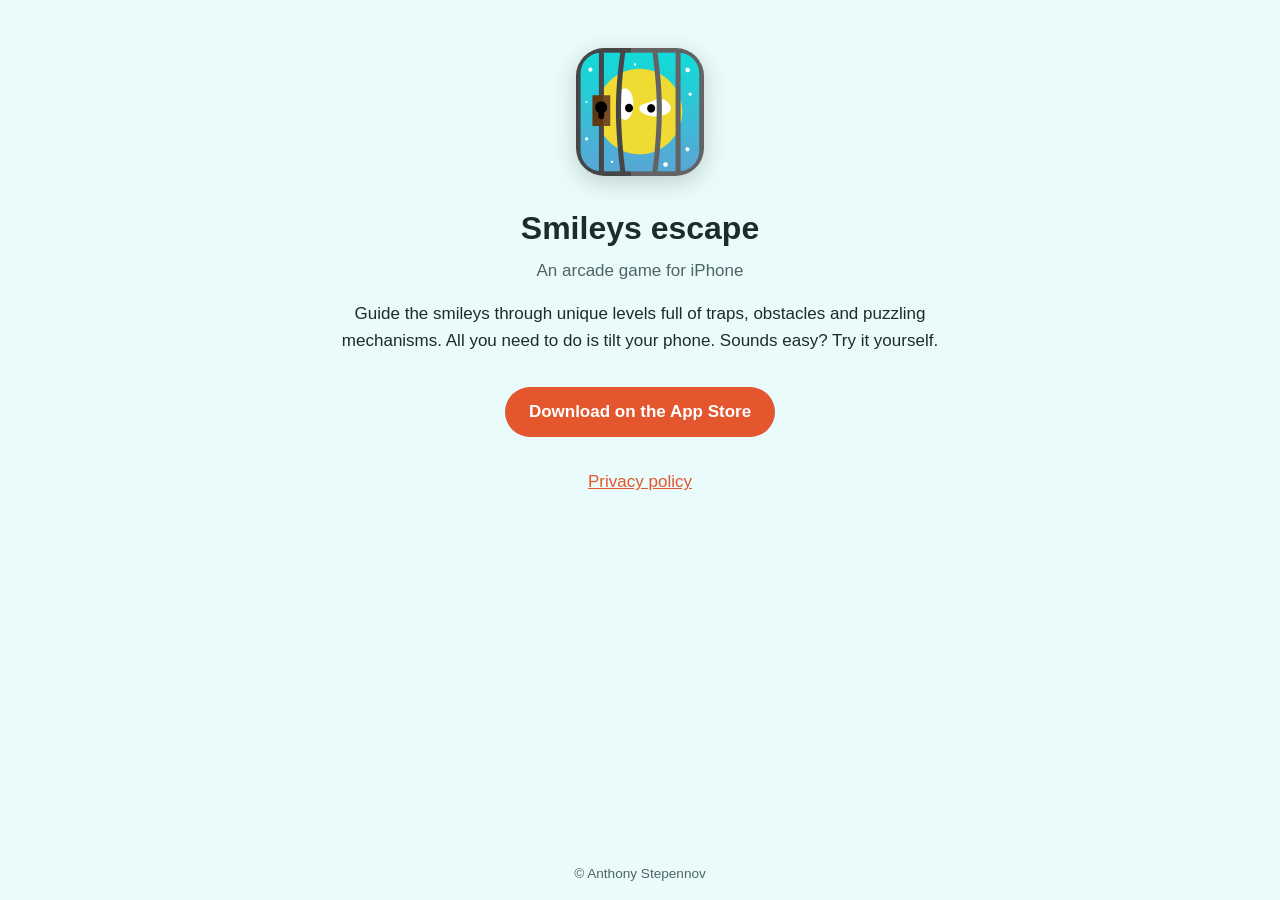
<file: index.html>
<!doctype html>
<html lang="en">
<head>
  <meta charset="utf-8">
  <meta name="viewport" content="width=device-width, initial-scale=1">
  <title>Smileys escape</title>
  <meta name="description" content="Smileys escape — a tilt-controlled arcade game for iPhone.">
  <link rel="icon" href="icon.png">
  <link rel="apple-touch-icon" href="apple-touch-icon.png">
  <link rel="stylesheet" href="style.css">
</head>
<body>
  <main>
    <img class="icon" src="icon.png" width="128" height="128" alt="Smileys escape app icon">
    <h1>Smileys escape</h1>
    <p class="tagline">An arcade game for iPhone</p>

    <p>Guide the smileys through unique levels full of traps, obstacles and puzzling mechanisms.
      All you need to do is tilt your phone. Sounds easy? Try it yourself.</p>

    <a class="button" href="https://apps.apple.com/app/id1360599609">Download on the App Store</a>

    <nav>
      <a href="privacy.html">Privacy policy</a>
    </nav>
  </main>
  <footer>© Anthony Stepennov</footer>
</body>
</html>
</file>
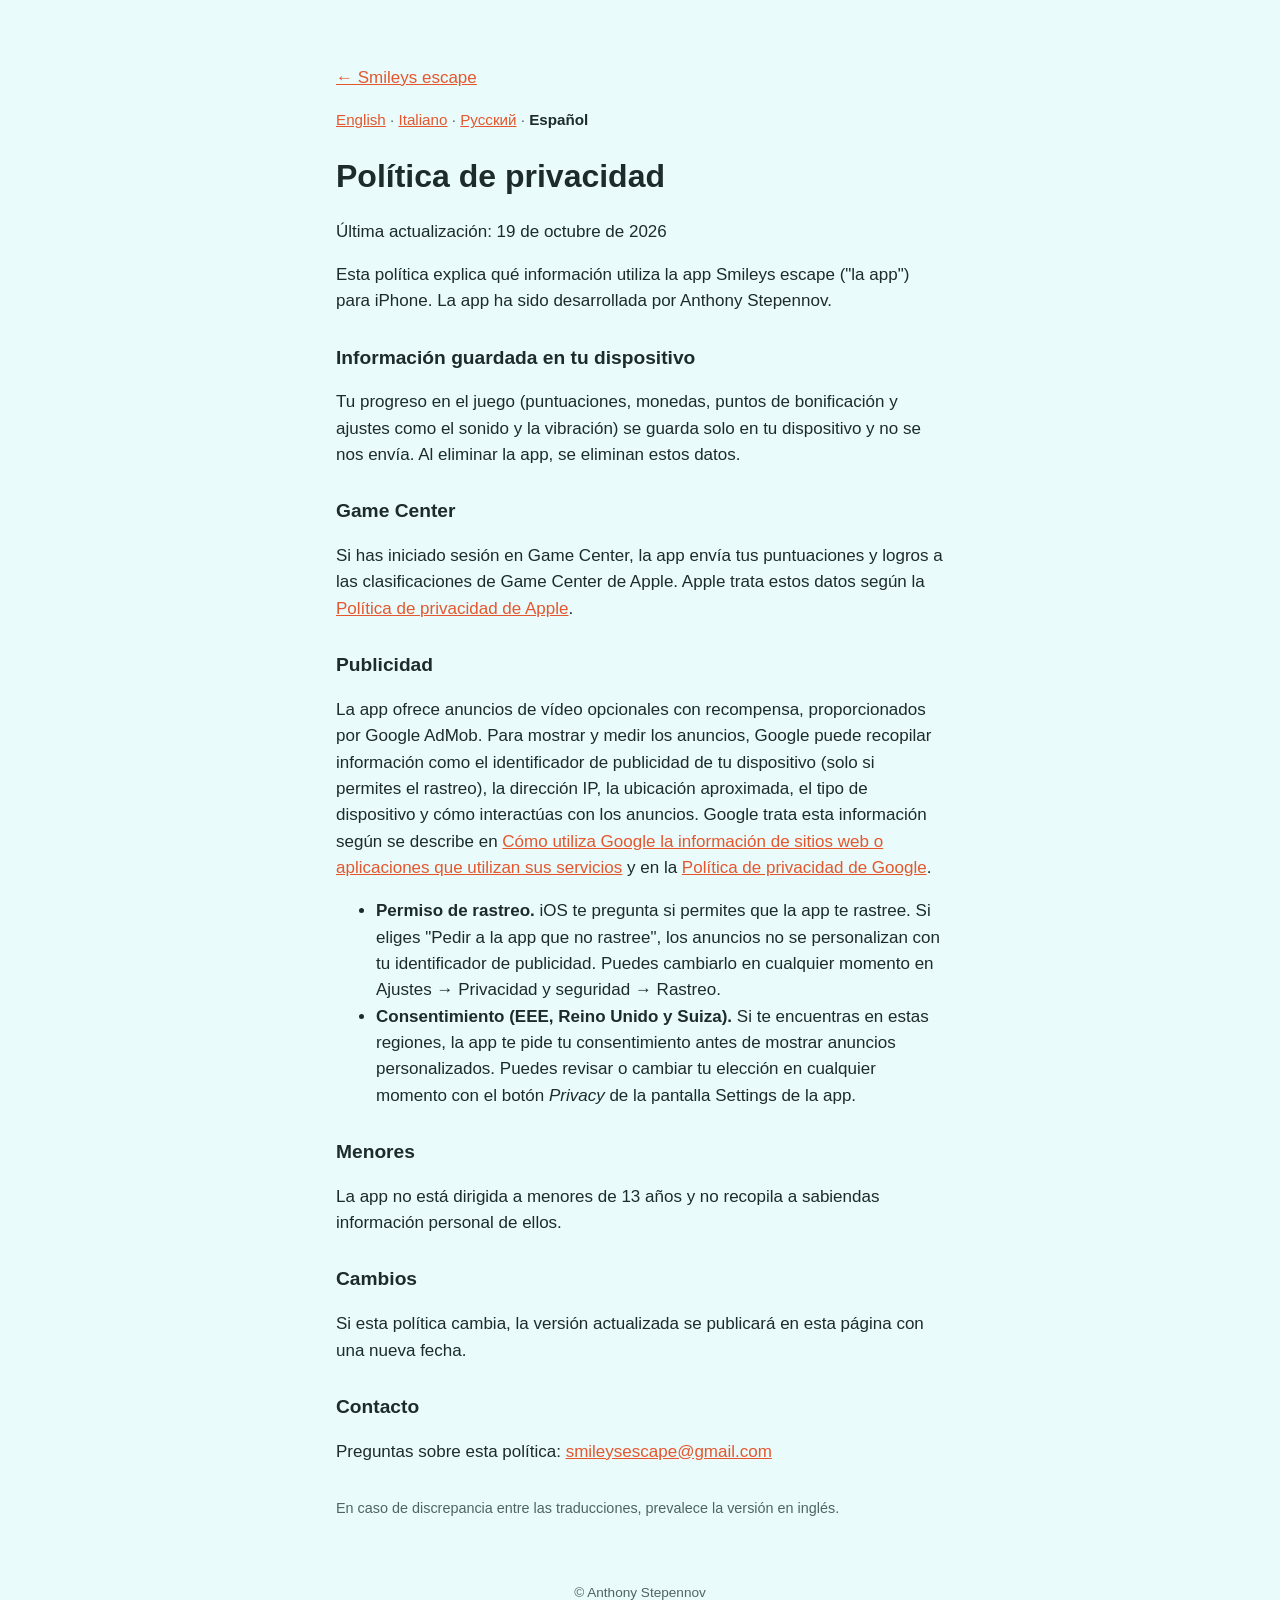
<file: privacy-es.html>
<!doctype html>
<html lang="es">
<head>
  <meta charset="utf-8">
  <meta name="viewport" content="width=device-width, initial-scale=1">
  <title>Política de privacidad – Smileys escape</title>
  <link rel="icon" href="icon.png">
  <link rel="stylesheet" href="style.css">
  <link rel="alternate" hreflang="en" href="https://smileysescape.github.io/privacy.html">
  <link rel="alternate" hreflang="it" href="https://smileysescape.github.io/privacy-it.html">
  <link rel="alternate" hreflang="ru" href="https://smileysescape.github.io/privacy-ru.html">
  <link rel="alternate" hreflang="es" href="https://smileysescape.github.io/privacy-es.html">
</head>
<body>
  <main class="doc">
    <p><a href="./">← Smileys escape</a></p>
    <nav class="langs"><a href="privacy.html">English</a> · <a href="privacy-it.html">Italiano</a> · <a href="privacy-ru.html">Русский</a> · <strong>Español</strong></nav>
    <h1>Política de privacidad</h1>
    <p>Última actualización: 19 de octubre de 2026</p>

    <p>Esta política explica qué información utiliza la app Smileys escape ("la app") para iPhone.
      La app ha sido desarrollada por Anthony Stepennov.</p>

    <h2>Información guardada en tu dispositivo</h2>
    <p>Tu progreso en el juego (puntuaciones, monedas, puntos de bonificación y ajustes como el sonido y la vibración)
      se guarda solo en tu dispositivo y no se nos envía. Al eliminar la app, se eliminan estos datos.</p>

    <h2>Game Center</h2>
    <p>Si has iniciado sesión en Game Center, la app envía tus puntuaciones y logros a las clasificaciones de
      Game Center de Apple. Apple trata estos datos según la
      <a href="https://www.apple.com/legal/privacy/">Política de privacidad de Apple</a>.</p>

    <h2>Publicidad</h2>
    <p>La app ofrece anuncios de vídeo opcionales con recompensa, proporcionados por Google AdMob. Para mostrar y
      medir los anuncios, Google puede recopilar información como el identificador de publicidad de tu dispositivo
      (solo si permites el rastreo), la dirección IP, la ubicación aproximada, el tipo de dispositivo y cómo
      interactúas con los anuncios. Google trata esta información según se describe en
      <a href="https://policies.google.com/technologies/partner-sites?hl=es">Cómo utiliza Google la información de sitios web o aplicaciones que utilizan sus servicios</a>
      y en la <a href="https://policies.google.com/privacy?hl=es">Política de privacidad de Google</a>.</p>
    <ul>
      <li><strong>Permiso de rastreo.</strong> iOS te pregunta si permites que la app te rastree.
        Si eliges "Pedir a la app que no rastree", los anuncios no se personalizan con tu identificador de
        publicidad. Puedes cambiarlo en cualquier momento en Ajustes → Privacidad y seguridad → Rastreo.</li>
      <li><strong>Consentimiento (EEE, Reino Unido y Suiza).</strong> Si te encuentras en estas regiones, la app
        te pide tu consentimiento antes de mostrar anuncios personalizados. Puedes revisar o cambiar tu elección en
        cualquier momento con el botón <em>Privacy</em> de la pantalla Settings de la app.</li>
    </ul>

    <h2>Menores</h2>
    <p>La app no está dirigida a menores de 13 años y no recopila a sabiendas información personal de ellos.</p>

    <h2>Cambios</h2>
    <p>Si esta política cambia, la versión actualizada se publicará en esta página con una nueva fecha.</p>

    <h2>Contacto</h2>
    <p>Preguntas sobre esta política: <a href="mailto:smileysescape@gmail.com">smileysescape@gmail.com</a></p>

    <p class="note">En caso de discrepancia entre las traducciones, prevalece la versión en inglés.</p>
  </main>
  <footer>© Anthony Stepennov</footer>
</body>
</html>
</file>
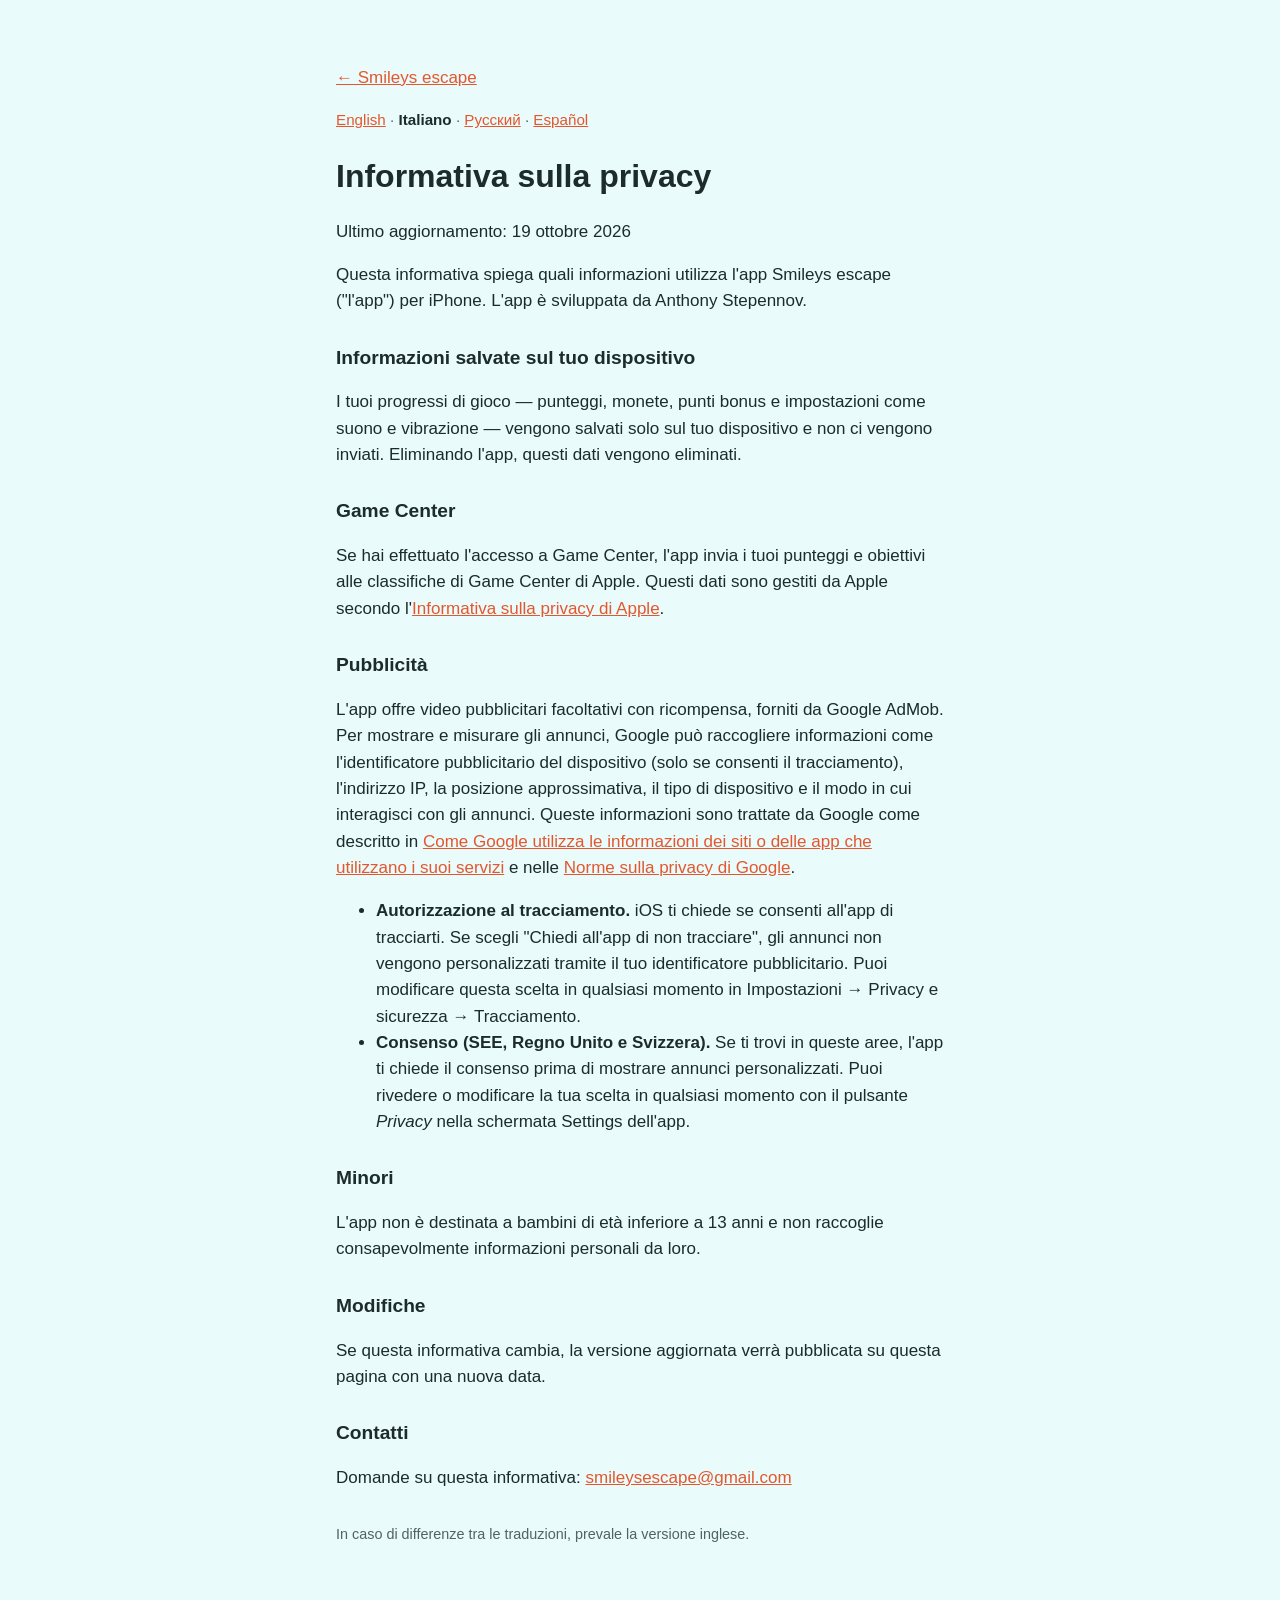
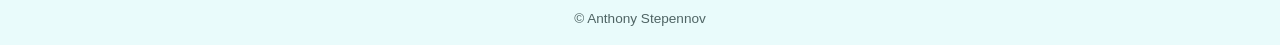
<file: privacy-it.html>
<!doctype html>
<html lang="it">
<head>
  <meta charset="utf-8">
  <meta name="viewport" content="width=device-width, initial-scale=1">
  <title>Informativa sulla privacy – Smileys escape</title>
  <link rel="icon" href="icon.png">
  <link rel="stylesheet" href="style.css">
  <link rel="alternate" hreflang="en" href="https://smileysescape.github.io/privacy.html">
  <link rel="alternate" hreflang="it" href="https://smileysescape.github.io/privacy-it.html">
  <link rel="alternate" hreflang="ru" href="https://smileysescape.github.io/privacy-ru.html">
  <link rel="alternate" hreflang="es" href="https://smileysescape.github.io/privacy-es.html">
</head>
<body>
  <main class="doc">
    <p><a href="./">← Smileys escape</a></p>
    <nav class="langs"><a href="privacy.html">English</a> · <strong>Italiano</strong> · <a href="privacy-ru.html">Русский</a> · <a href="privacy-es.html">Español</a></nav>
    <h1>Informativa sulla privacy</h1>
    <p>Ultimo aggiornamento: 19 ottobre 2026</p>

    <p>Questa informativa spiega quali informazioni utilizza l'app Smileys escape ("l'app") per iPhone.
      L'app è sviluppata da Anthony Stepennov.</p>

    <h2>Informazioni salvate sul tuo dispositivo</h2>
    <p>I tuoi progressi di gioco — punteggi, monete, punti bonus e impostazioni come suono e vibrazione —
      vengono salvati solo sul tuo dispositivo e non ci vengono inviati. Eliminando l'app, questi dati vengono eliminati.</p>

    <h2>Game Center</h2>
    <p>Se hai effettuato l'accesso a Game Center, l'app invia i tuoi punteggi e obiettivi alle
      classifiche di Game Center di Apple. Questi dati sono gestiti da Apple secondo
      l'<a href="https://www.apple.com/legal/privacy/">Informativa sulla privacy di Apple</a>.</p>

    <h2>Pubblicità</h2>
    <p>L'app offre video pubblicitari facoltativi con ricompensa, forniti da Google AdMob. Per mostrare e misurare
      gli annunci, Google può raccogliere informazioni come l'identificatore pubblicitario del dispositivo (solo se
      consenti il tracciamento), l'indirizzo IP, la posizione approssimativa, il tipo di dispositivo e il modo in cui
      interagisci con gli annunci. Queste informazioni sono trattate da Google come descritto in
      <a href="https://policies.google.com/technologies/partner-sites?hl=it">Come Google utilizza le informazioni dei siti o delle app che utilizzano i suoi servizi</a>
      e nelle <a href="https://policies.google.com/privacy?hl=it">Norme sulla privacy di Google</a>.</p>
    <ul>
      <li><strong>Autorizzazione al tracciamento.</strong> iOS ti chiede se consenti all'app di tracciarti.
        Se scegli "Chiedi all'app di non tracciare", gli annunci non vengono personalizzati tramite il tuo
        identificatore pubblicitario. Puoi modificare questa scelta in qualsiasi momento in
        Impostazioni → Privacy e sicurezza → Tracciamento.</li>
      <li><strong>Consenso (SEE, Regno Unito e Svizzera).</strong> Se ti trovi in queste aree, l'app ti chiede
        il consenso prima di mostrare annunci personalizzati. Puoi rivedere o modificare la tua scelta in
        qualsiasi momento con il pulsante <em>Privacy</em> nella schermata Settings dell'app.</li>
    </ul>

    <h2>Minori</h2>
    <p>L'app non è destinata a bambini di età inferiore a 13 anni e non raccoglie consapevolmente
      informazioni personali da loro.</p>

    <h2>Modifiche</h2>
    <p>Se questa informativa cambia, la versione aggiornata verrà pubblicata su questa pagina con una nuova data.</p>

    <h2>Contatti</h2>
    <p>Domande su questa informativa: <a href="mailto:smileysescape@gmail.com">smileysescape@gmail.com</a></p>

    <p class="note">In caso di differenze tra le traduzioni, prevale la versione inglese.</p>
  </main>
  <footer>© Anthony Stepennov</footer>
</body>
</html>
</file>
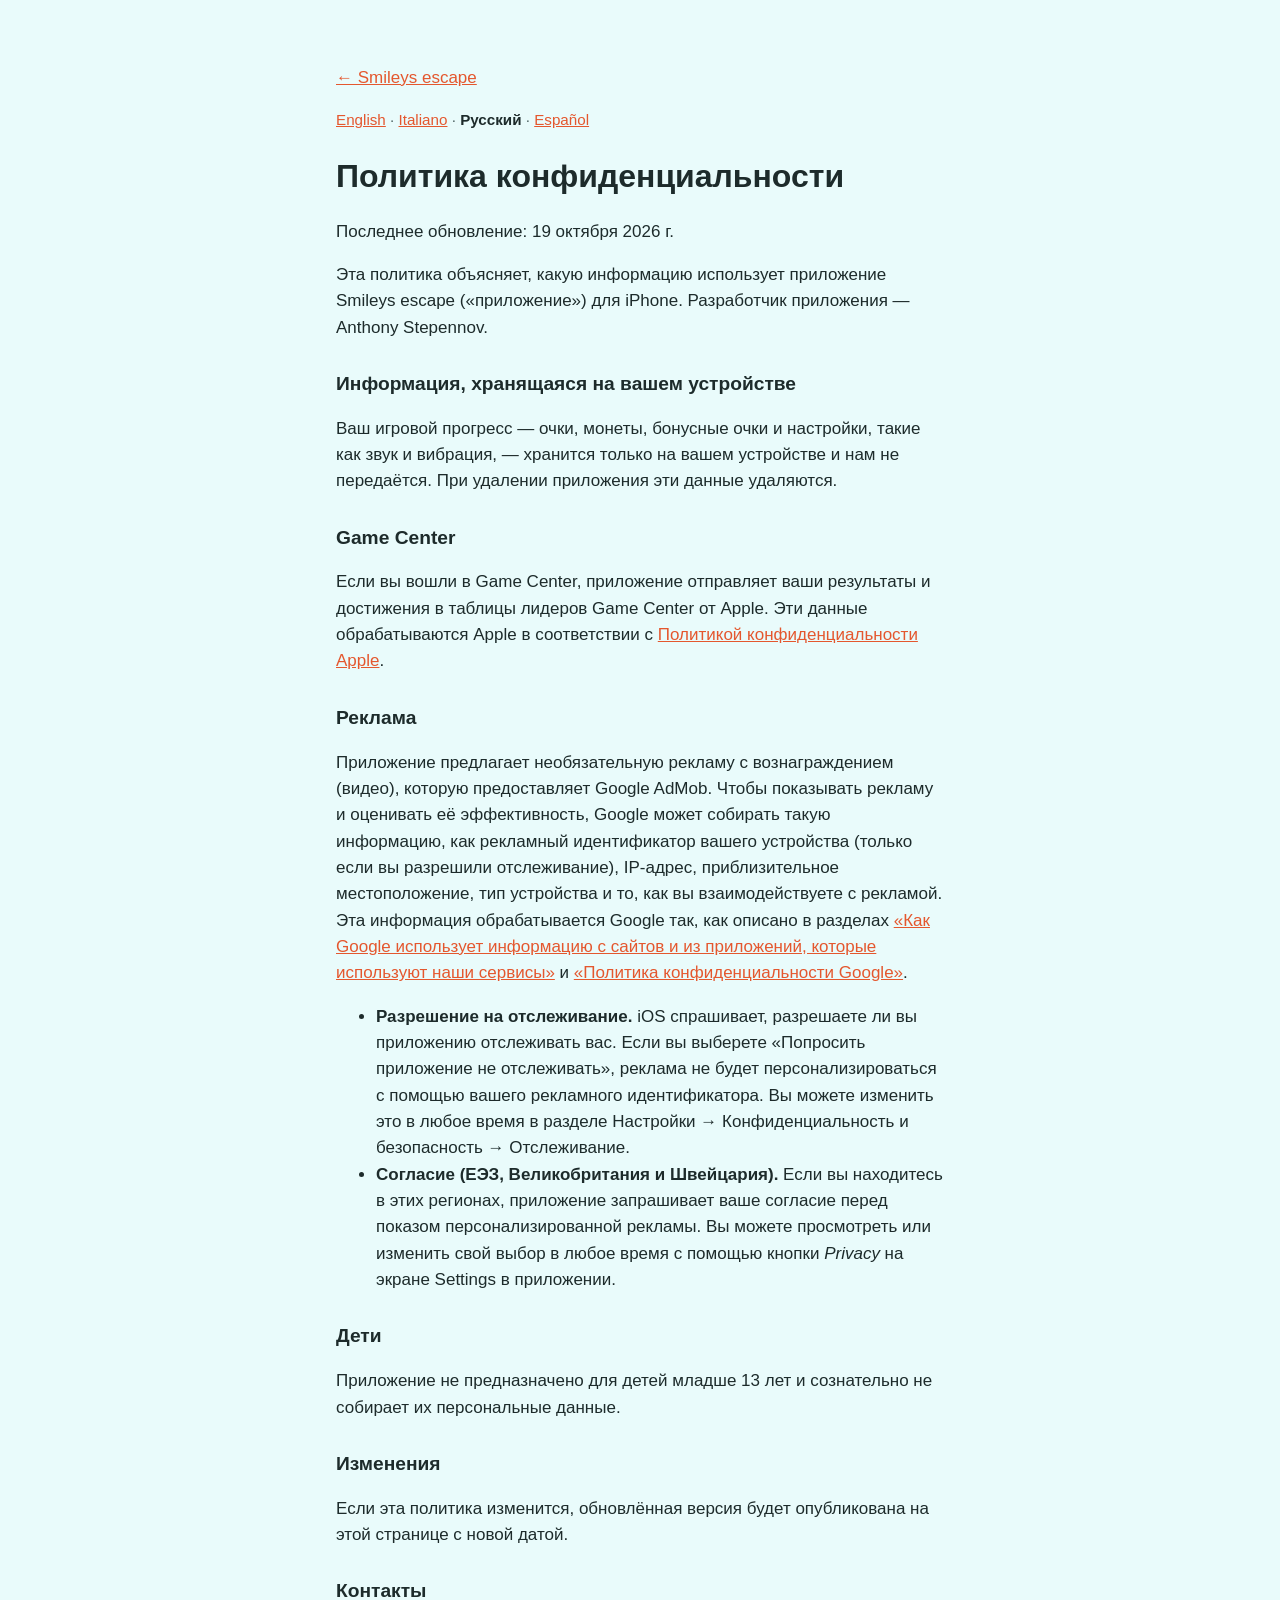
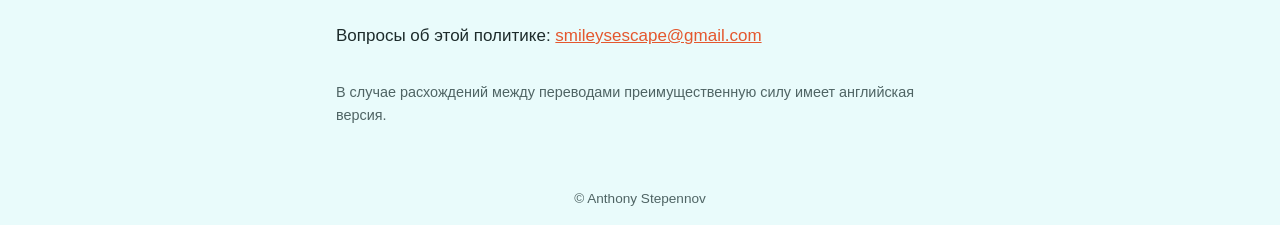
<file: privacy-ru.html>
<!doctype html>
<html lang="ru">
<head>
  <meta charset="utf-8">
  <meta name="viewport" content="width=device-width, initial-scale=1">
  <title>Политика конфиденциальности – Smileys escape</title>
  <link rel="icon" href="icon.png">
  <link rel="stylesheet" href="style.css">
  <link rel="alternate" hreflang="en" href="https://smileysescape.github.io/privacy.html">
  <link rel="alternate" hreflang="it" href="https://smileysescape.github.io/privacy-it.html">
  <link rel="alternate" hreflang="ru" href="https://smileysescape.github.io/privacy-ru.html">
  <link rel="alternate" hreflang="es" href="https://smileysescape.github.io/privacy-es.html">
</head>
<body>
  <main class="doc">
    <p><a href="./">← Smileys escape</a></p>
    <nav class="langs"><a href="privacy.html">English</a> · <a href="privacy-it.html">Italiano</a> · <strong>Русский</strong> · <a href="privacy-es.html">Español</a></nav>
    <h1>Политика конфиденциальности</h1>
    <p>Последнее обновление: 19 октября 2026 г.</p>

    <p>Эта политика объясняет, какую информацию использует приложение Smileys escape («приложение») для iPhone.
      Разработчик приложения — Anthony Stepennov.</p>

    <h2>Информация, хранящаяся на вашем устройстве</h2>
    <p>Ваш игровой прогресс — очки, монеты, бонусные очки и настройки, такие как звук и вибрация, —
      хранится только на вашем устройстве и нам не передаётся. При удалении приложения эти данные удаляются.</p>

    <h2>Game Center</h2>
    <p>Если вы вошли в Game Center, приложение отправляет ваши результаты и достижения в таблицы лидеров
      Game Center от Apple. Эти данные обрабатываются Apple в соответствии с
      <a href="https://www.apple.com/legal/privacy/">Политикой конфиденциальности Apple</a>.</p>

    <h2>Реклама</h2>
    <p>Приложение предлагает необязательную рекламу с вознаграждением (видео), которую предоставляет Google AdMob.
      Чтобы показывать рекламу и оценивать её эффективность, Google может собирать такую информацию, как рекламный
      идентификатор вашего устройства (только если вы разрешили отслеживание), IP-адрес, приблизительное
      местоположение, тип устройства и то, как вы взаимодействуете с рекламой. Эта информация обрабатывается Google
      так, как описано в разделах
      <a href="https://policies.google.com/technologies/partner-sites?hl=ru">«Как Google использует информацию с сайтов и из приложений, которые используют наши сервисы»</a>
      и <a href="https://policies.google.com/privacy?hl=ru">«Политика конфиденциальности Google»</a>.</p>
    <ul>
      <li><strong>Разрешение на отслеживание.</strong> iOS спрашивает, разрешаете ли вы приложению отслеживать
        вас. Если вы выберете «Попросить приложение не отслеживать», реклама не будет персонализироваться с помощью
        вашего рекламного идентификатора. Вы можете изменить это в любое время в разделе
        Настройки → Конфиденциальность и безопасность → Отслеживание.</li>
      <li><strong>Согласие (ЕЭЗ, Великобритания и Швейцария).</strong> Если вы находитесь в этих регионах,
        приложение запрашивает ваше согласие перед показом персонализированной рекламы. Вы можете просмотреть или
        изменить свой выбор в любое время с помощью кнопки <em>Privacy</em> на экране Settings в приложении.</li>
    </ul>

    <h2>Дети</h2>
    <p>Приложение не предназначено для детей младше 13 лет и сознательно не собирает их персональные данные.</p>

    <h2>Изменения</h2>
    <p>Если эта политика изменится, обновлённая версия будет опубликована на этой странице с новой датой.</p>

    <h2>Контакты</h2>
    <p>Вопросы об этой политике: <a href="mailto:smileysescape@gmail.com">smileysescape@gmail.com</a></p>

    <p class="note">В случае расхождений между переводами преимущественную силу имеет английская версия.</p>
  </main>
  <footer>© Anthony Stepennov</footer>
</body>
</html>
</file>
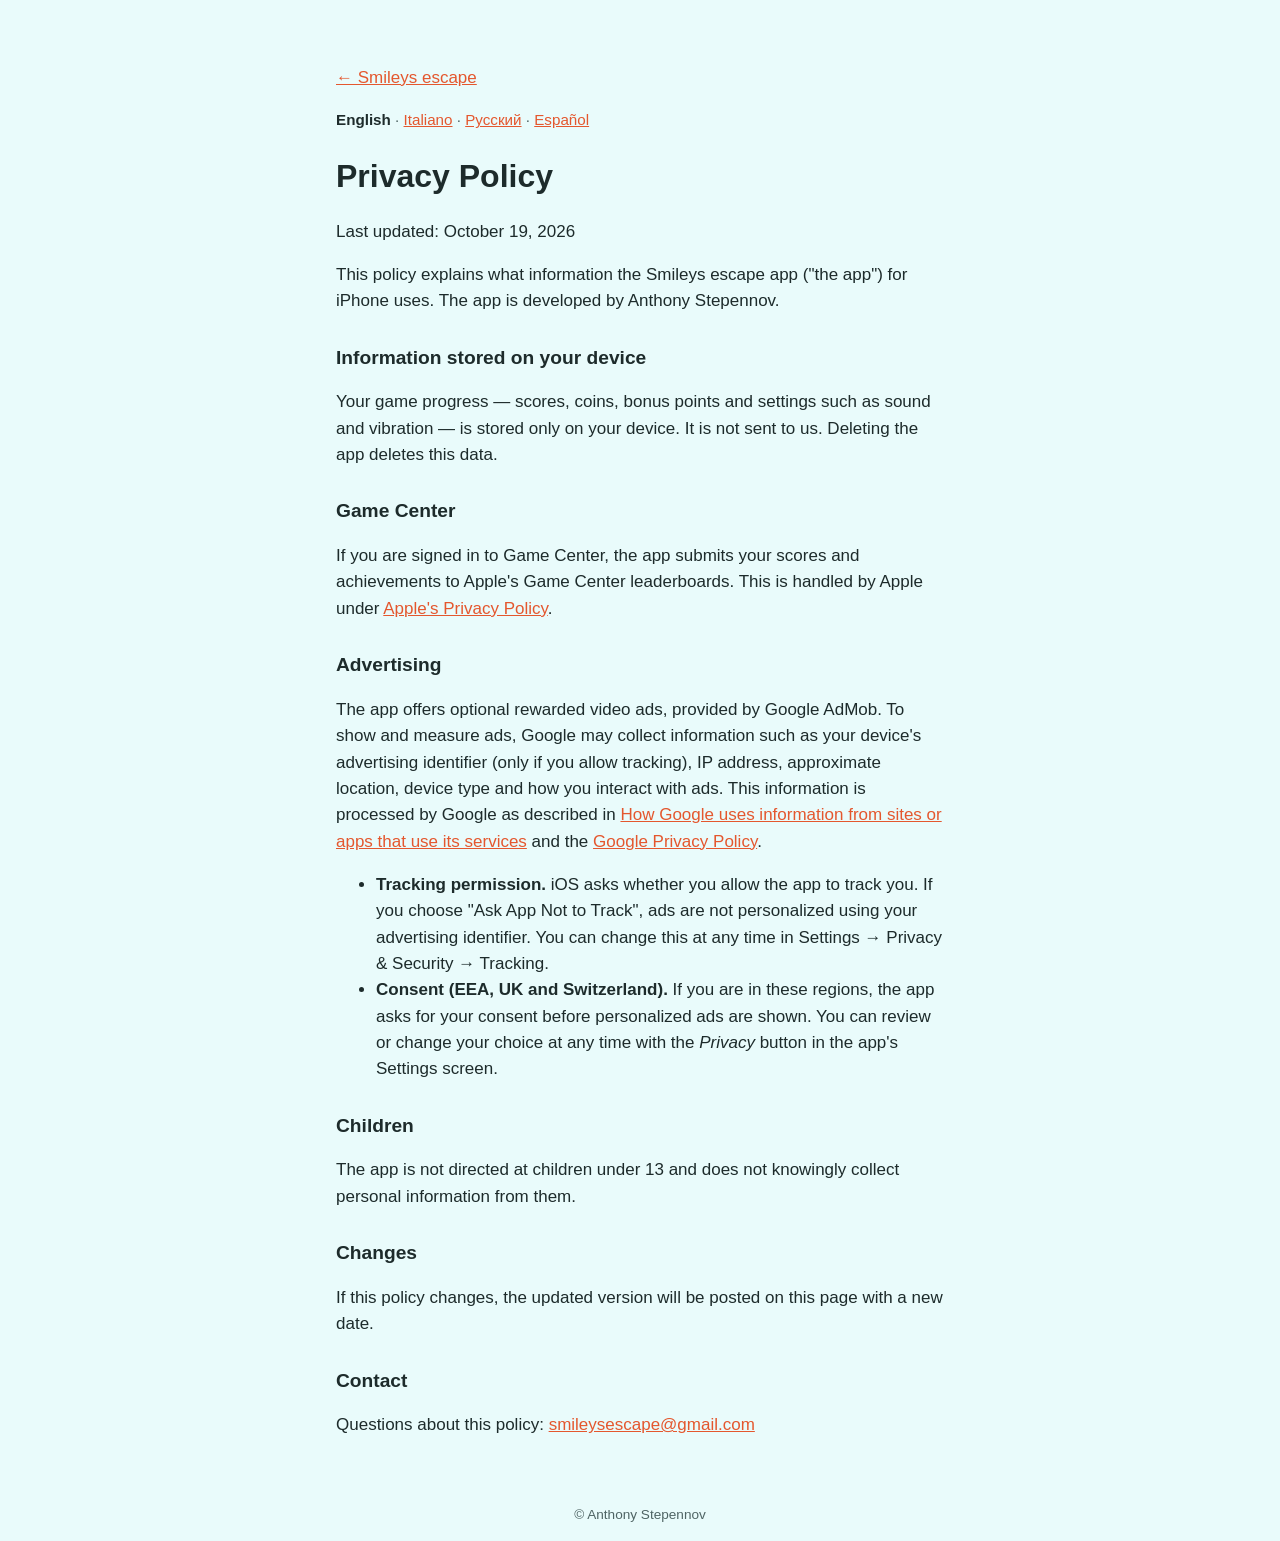
<file: privacy.html>
<!doctype html>
<html lang="en">
<head>
  <meta charset="utf-8">
  <meta name="viewport" content="width=device-width, initial-scale=1">
  <title>Privacy Policy – Smileys escape</title>
  <link rel="icon" href="icon.png">
  <link rel="stylesheet" href="style.css">
  <link rel="alternate" hreflang="en" href="https://smileysescape.github.io/privacy.html">
  <link rel="alternate" hreflang="it" href="https://smileysescape.github.io/privacy-it.html">
  <link rel="alternate" hreflang="ru" href="https://smileysescape.github.io/privacy-ru.html">
  <link rel="alternate" hreflang="es" href="https://smileysescape.github.io/privacy-es.html">
</head>
<body>
  <main class="doc">
    <p><a href="./">← Smileys escape</a></p>
    <nav class="langs"><strong>English</strong> · <a href="privacy-it.html">Italiano</a> · <a href="privacy-ru.html">Русский</a> · <a href="privacy-es.html">Español</a></nav>
    <h1>Privacy Policy</h1>
    <p>Last updated: October 19, 2026</p>

    <p>This policy explains what information the Smileys escape app ("the app") for iPhone uses.
      The app is developed by Anthony Stepennov.</p>

    <h2>Information stored on your device</h2>
    <p>Your game progress — scores, coins, bonus points and settings such as sound and vibration —
      is stored only on your device. It is not sent to us. Deleting the app deletes this data.</p>

    <h2>Game Center</h2>
    <p>If you are signed in to Game Center, the app submits your scores and achievements to
      Apple's Game Center leaderboards. This is handled by Apple under
      <a href="https://www.apple.com/legal/privacy/">Apple's Privacy Policy</a>.</p>

    <h2>Advertising</h2>
    <p>The app offers optional rewarded video ads, provided by Google AdMob. To show and measure ads,
      Google may collect information such as your device's advertising identifier (only if you allow
      tracking), IP address, approximate location, device type and how you interact with ads.
      This information is processed by Google as described in
      <a href="https://policies.google.com/technologies/partner-sites">How Google uses information from sites or apps that use its services</a>
      and the <a href="https://policies.google.com/privacy">Google Privacy Policy</a>.</p>
    <ul>
      <li><strong>Tracking permission.</strong> iOS asks whether you allow the app to track you.
        If you choose "Ask App Not to Track", ads are not personalized using your advertising
        identifier. You can change this at any time in Settings → Privacy &amp; Security → Tracking.</li>
      <li><strong>Consent (EEA, UK and Switzerland).</strong> If you are in these regions, the app asks
        for your consent before personalized ads are shown. You can review or change your choice at
        any time with the <em>Privacy</em> button in the app's Settings screen.</li>
    </ul>

    <h2>Children</h2>
    <p>The app is not directed at children under 13 and does not knowingly collect personal
      information from them.</p>

    <h2>Changes</h2>
    <p>If this policy changes, the updated version will be posted on this page with a new date.</p>

    <h2>Contact</h2>
    <p>Questions about this policy: <a href="mailto:smileysescape@gmail.com">smileysescape@gmail.com</a></p>
  </main>
  <footer>© Anthony Stepennov</footer>
</body>
</html>
</file>
<file: style.css>
:root {
  --bg: #e9fbfb;
  --text: #1d2b2b;
  --muted: #4f6464;
  --accent: #e4572e;
  --accent-text: #ffffff;
  --card: #ffffff;
  --border: #c9e6e6;
}

@media (prefers-color-scheme: dark) {
  :root {
    --bg: #102020;
    --text: #e6f2f2;
    --muted: #a3b8b8;
    --accent: #ff7a50;
    --accent-text: #1a0d08;
    --card: #182c2c;
    --border: #2a4444;
  }
}

* { box-sizing: border-box; }

body {
  margin: 0;
  min-height: 100vh;
  display: flex;
  flex-direction: column;
  background: var(--bg);
  color: var(--text);
  font: 17px/1.55 -apple-system, BlinkMacSystemFont, "Segoe UI", Roboto, Helvetica, Arial, sans-serif;
}

main {
  flex: 1;
  width: 100%;
  max-width: 640px;
  margin: 0 auto;
  padding: 48px 16px 32px;
  text-align: center;
}

main.doc { text-align: left; }

.icon {
  border-radius: 28px;
  box-shadow: 0 6px 24px rgba(0, 0, 0, 0.18);
}

h1 { font-size: clamp(1.6rem, 7vw, 2rem); margin: 20px 0 4px; }
h1 { hyphens: auto; }
h1, h2 { overflow-wrap: break-word; }
main { overflow-wrap: break-word; }
h2 { font-size: 1.2rem; margin: 28px 0 8px; }
.tagline { color: var(--muted); margin-top: 0; }

.button {
  display: inline-block;
  margin: 16px 0 8px;
  padding: 12px 24px;
  border-radius: 999px;
  background: var(--accent);
  color: var(--accent-text);
  font-weight: 600;
  text-decoration: none;
}

a { color: var(--accent); }
nav { margin-top: 24px; }

footer {
  padding: 16px;
  text-align: center;
  color: var(--muted);
  font-size: 0.85rem;
}

nav.langs { margin: 8px 0 0; font-size: 0.95rem; color: var(--muted); }
nav.langs strong { color: var(--text); }
.note { color: var(--muted); font-size: 0.9rem; margin-top: 32px; }
</file>
